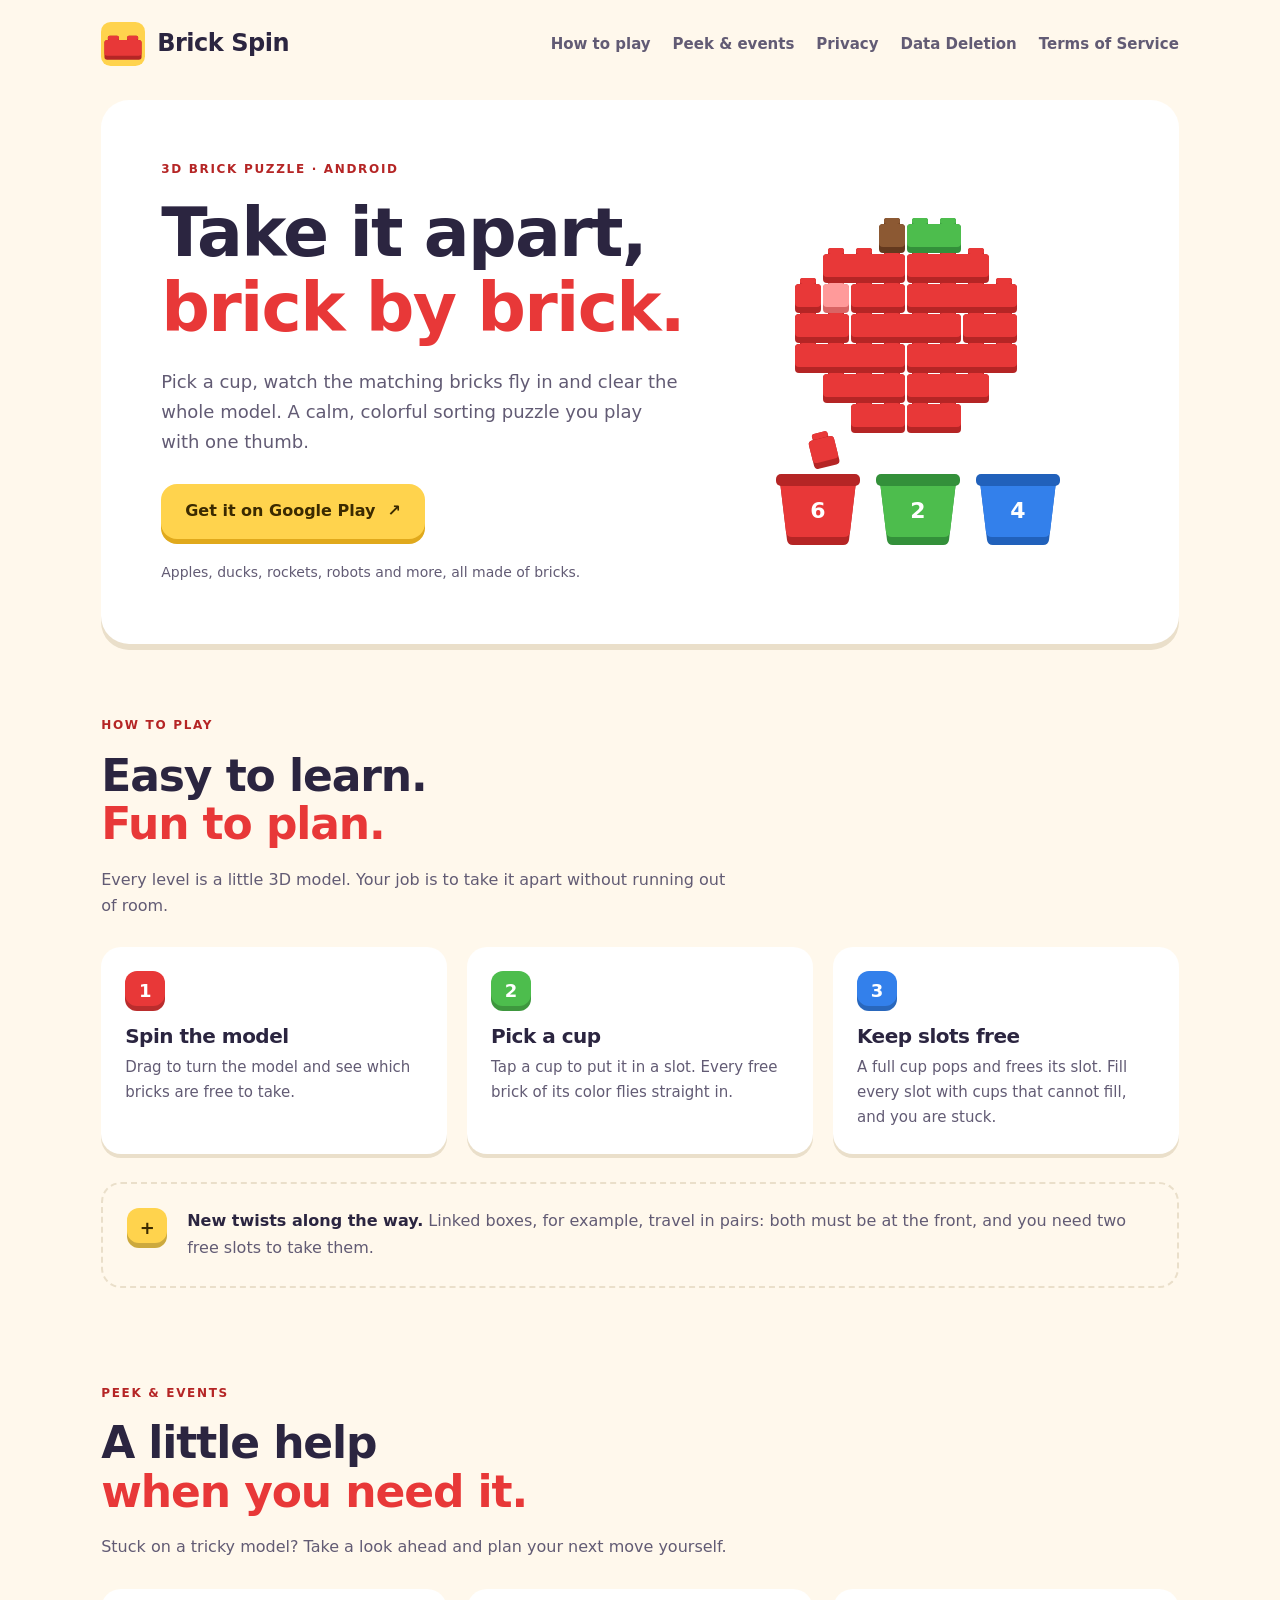
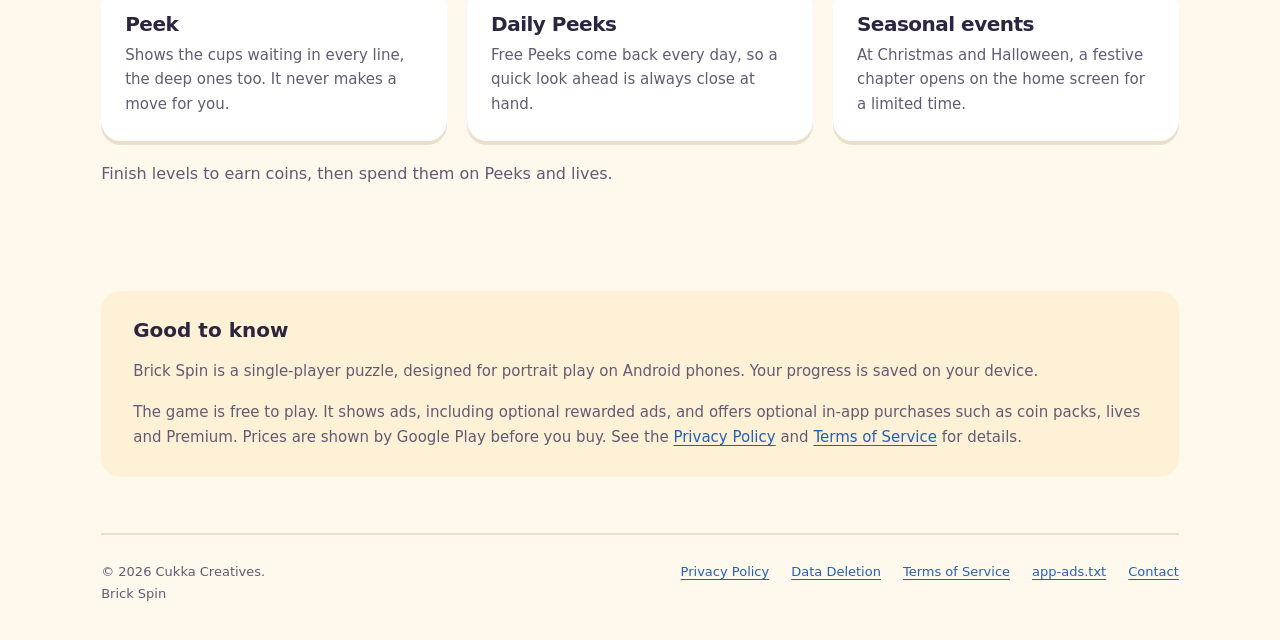
<file: index.html>
<!doctype html>
<html lang="en">
<head>
  <meta charset="utf-8" />
  <meta name="viewport" content="width=device-width, initial-scale=1" />
  <meta name="description" content="Brick Spin: 3D Color Sort is a colorful 3D puzzle for Android. Pick the right cups, sort the bricks by color and take fun brick models apart, piece by piece." />
  <meta name="theme-color" content="#fff8ec" />
  <title>Brick Spin: 3D Color Sort — Take It Apart, Brick by Brick</title>
  <link rel="icon" href="./brick.svg" type="image/svg+xml" />
  <link rel="stylesheet" href="./styles.css" />
</head>
<body>
  <a class="skip-link" href="#main">Skip to content</a>
  <header class="site-header">
    <a class="brand" href="./" aria-label="Brick Spin home">
      <img src="./brick.svg" alt="" width="44" height="44" />
      <span>Brick Spin</span>
    </a>
    <nav aria-label="Main navigation">
      <a href="#how-to-play">How to play</a>
      <a href="#boosts">Peek &amp; events</a>
      <a href="./privacy-policy.html">Privacy</a>
      <a href="./data-deletion.html">Data Deletion</a>
      <a href="./terms-of-service.html">Terms of Service</a>
    </nav>
  </header>
  <main id="main">
    <section class="hero" aria-labelledby="hero-title">
      <div>
        <p class="eyebrow">3D brick puzzle · Android</p>
        <h1 id="hero-title">Take it apart,<br /><span>brick by brick.</span></h1>
        <p class="lede">Pick a cup, watch the matching bricks fly in and clear the whole model.
          A calm, colorful sorting puzzle you play with one thumb.</p>
        <a class="button" href="https://play.google.com/store/apps/details?id=com.cukkacreatives.brick.sort.puzzle">Get it on Google Play <span aria-hidden="true">↗</span></a>
        <p class="hero-note">Apples, ducks, rockets, robots and more, all made of bricks.</p>
      </div>
      <div class="hero-art">
        <img src="./bricks.svg" width="320" height="364" alt="An apple built from red bricks above three colored cups" />
      </div>
    </section>

    <section class="steps" id="how-to-play" aria-labelledby="steps-title">
      <div class="section-heading">
        <p class="eyebrow">How to play</p>
        <h2 id="steps-title">Easy to learn.<br /><span>Fun to plan.</span></h2>
        <p>Every level is a little 3D model. Your job is to take it apart without running out of room.</p>
      </div>
      <div class="card-grid">
        <article>
          <span class="badge red" aria-hidden="true">1</span>
          <h3>Spin the model</h3>
          <p>Drag to turn the model and see which bricks are free to take.</p>
        </article>
        <article>
          <span class="badge green" aria-hidden="true">2</span>
          <h3>Pick a cup</h3>
          <p>Tap a cup to put it in a slot. Every free brick of its color flies straight in.</p>
        </article>
        <article>
          <span class="badge blue" aria-hidden="true">3</span>
          <h3>Keep slots free</h3>
          <p>A full cup pops and frees its slot. Fill every slot with cups that cannot fill, and you are stuck.</p>
        </article>
      </div>
      <div class="twist">
        <span class="badge yellow" aria-hidden="true">+</span>
        <p><strong>New twists along the way.</strong> Linked boxes, for example, travel in pairs:
          both must be at the front, and you need two free slots to take them.</p>
      </div>
    </section>

    <section class="boosts" id="boosts" aria-labelledby="boosts-title">
      <div class="section-heading">
        <p class="eyebrow">Peek &amp; events</p>
        <h2 id="boosts-title">A little help<br /><span>when you need it.</span></h2>
        <p>Stuck on a tricky model? Take a look ahead and plan your next move yourself.</p>
      </div>
      <div class="card-grid">
        <article>
          <h3>Peek</h3>
          <p>Shows the cups waiting in every line, the deep ones too. It never makes a move for you.</p>
        </article>
        <article>
          <h3>Daily Peeks</h3>
          <p>Free Peeks come back every day, so a quick look ahead is always close at hand.</p>
        </article>
        <article>
          <h3>Seasonal events</h3>
          <p>At Christmas and Halloween, a festive chapter opens on the home screen for a limited time.</p>
        </article>
      </div>
      <p class="coins">Finish levels to earn coins, then spend them on Peeks and lives.</p>
    </section>

    <aside class="notice" aria-labelledby="player-info-title">
      <h2 id="player-info-title">Good to know</h2>
      <p>Brick Spin is a single-player puzzle, designed for portrait play on Android phones.
        Your progress is saved on your device.</p>
      <p>The game is free to play. It shows ads, including optional rewarded ads, and offers
        optional in-app purchases such as coin packs, lives and Premium. Prices are shown by
        Google Play before you buy. See the <a href="./privacy-policy.html">Privacy Policy</a>
        and <a href="./terms-of-service.html">Terms of Service</a> for details.</p>
    </aside>
  </main>
  <footer>
    <p>© 2026 Cukka Creatives.<br />Brick Spin</p>
    <div>
      <a href="./privacy-policy.html">Privacy Policy</a>
      <a href="./data-deletion.html">Data Deletion</a>
      <a href="./terms-of-service.html">Terms of Service</a>
      <a href="./app-ads.txt">app-ads.txt</a>
      <a href="mailto:cukkacreatives@gmail.com">Contact</a>
    </div>
  </footer>
</body>
</html>
</file>
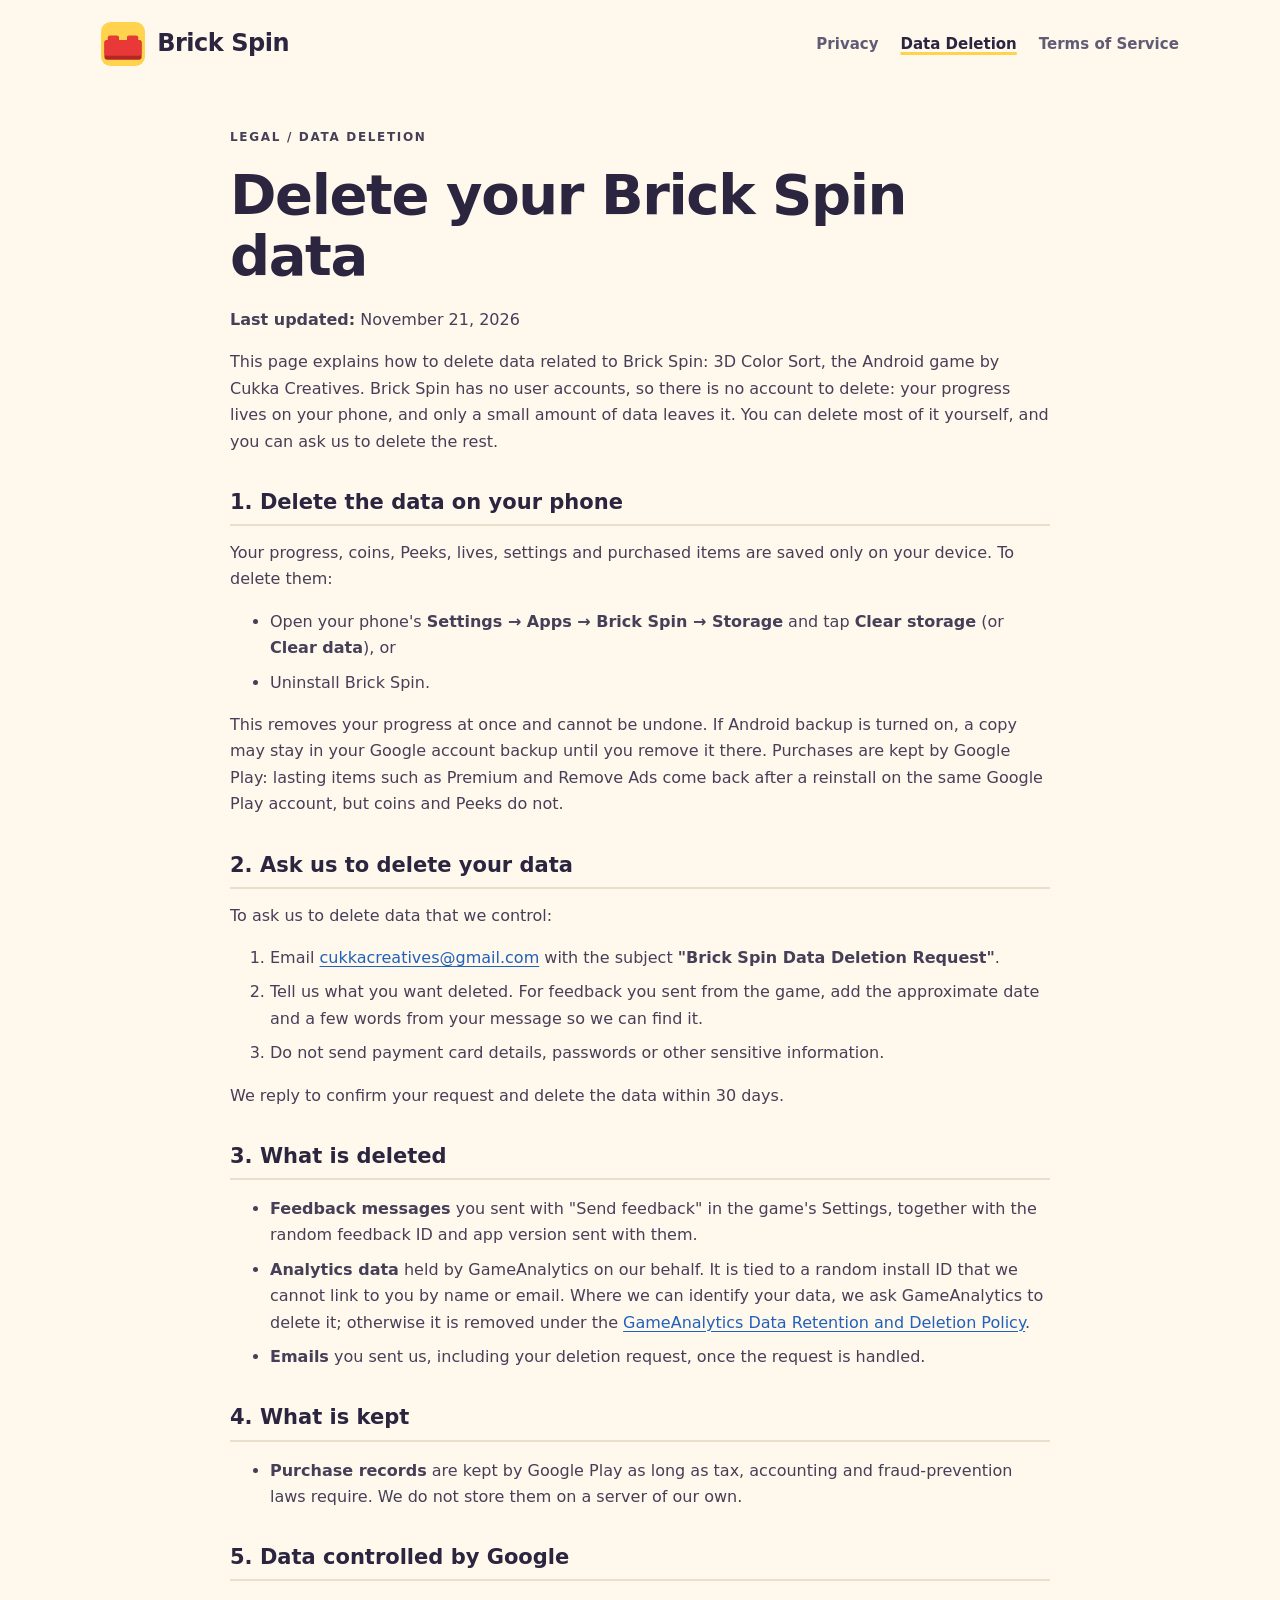
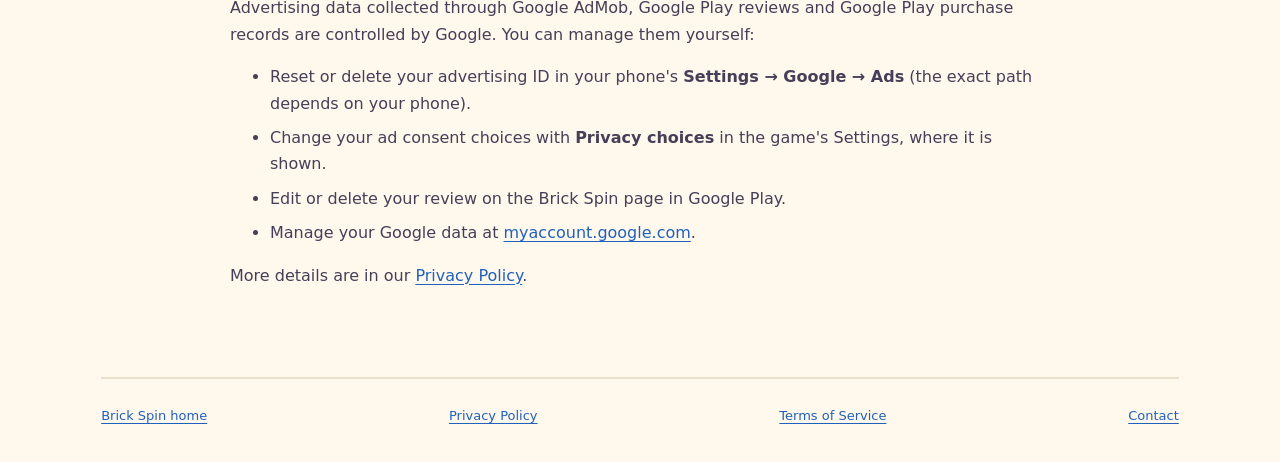
<file: data-deletion.html>
<!doctype html>
<html lang="en">
<head>
  <meta charset="utf-8" />
  <meta name="viewport" content="width=device-width, initial-scale=1" />
  <meta name="description" content="How to delete your Brick Spin data or request its deletion." />
  <title>Brick Spin — Data Deletion</title>
  <link rel="icon" href="./brick.svg" type="image/svg+xml" />
  <link rel="stylesheet" href="./styles.css" />
</head>
<body>
  <a class="skip-link" href="#main">Skip to content</a>
  <header class="site-header">
    <a class="brand" href="./" aria-label="Brick Spin home">
      <img src="./brick.svg" alt="" width="44" height="44" />
      <span>Brick Spin</span>
    </a>
    <nav aria-label="Legal">
      <a href="./privacy-policy.html">Privacy</a>
      <a aria-current="page" href="./data-deletion.html">Data Deletion</a>
      <a href="./terms-of-service.html">Terms of Service</a>
    </nav>
  </header>

  <main class="legal" id="main">
    <p class="eyebrow">LEGAL / DATA DELETION</p>
    <h1>Delete your Brick Spin data</h1>
    <p><strong>Last updated:</strong> November 21, 2026</p>

    <p>
      This page explains how to delete data related to Brick Spin: 3D Color Sort,
      the Android game by Cukka Creatives. Brick Spin has no user accounts, so
      there is no account to delete: your progress lives on your phone, and only a
      small amount of data leaves it. You can delete most of it yourself, and you
      can ask us to delete the rest.
    </p>

    <h2>1. Delete the data on your phone</h2>
    <p>
      Your progress, coins, Peeks, lives, settings and purchased items are saved
      only on your device. To delete them:
    </p>
    <ul>
      <li>Open your phone's <strong>Settings → Apps → Brick Spin → Storage</strong> and tap <strong>Clear storage</strong> (or <strong>Clear data</strong>), or</li>
      <li>Uninstall Brick Spin.</li>
    </ul>
    <p>
      This removes your progress at once and cannot be undone. If Android backup
      is turned on, a copy may stay in your Google account backup until you
      remove it there. Purchases are kept by Google Play: lasting items such as
      Premium and Remove Ads come back after a reinstall on the same Google Play
      account, but coins and Peeks do not.
    </p>

    <h2>2. Ask us to delete your data</h2>
    <p>To ask us to delete data that we control:</p>
    <ol>
      <li>
        Email
        <a href="mailto:cukkacreatives@gmail.com?subject=Brick%20Spin%20Data%20Deletion%20Request">cukkacreatives@gmail.com</a>
        with the subject <strong>"Brick Spin Data Deletion Request"</strong>.
      </li>
      <li>
        Tell us what you want deleted. For feedback you sent from the game, add
        the approximate date and a few words from your message so we can find it.
      </li>
      <li>
        Do not send payment card details, passwords or other sensitive
        information.
      </li>
    </ol>
    <p>
      We reply to confirm your request and delete the data within 30 days.
    </p>

    <h2>3. What is deleted</h2>
    <ul>
      <li>
        <strong>Feedback messages</strong> you sent with "Send feedback" in the
        game's Settings, together with the random feedback ID and app version
        sent with them.
      </li>
      <li>
        <strong>Analytics data</strong> held by GameAnalytics on our behalf. It is
        tied to a random install ID that we cannot link to you by name or email.
        Where we can identify your data, we ask GameAnalytics to delete it;
        otherwise it is removed under the
        <a href="https://www.gameanalytics.com/trust/data-retention-and-deletion-policy" target="_blank" rel="noopener">GameAnalytics Data Retention and Deletion Policy</a>.
      </li>
      <li>
        <strong>Emails</strong> you sent us, including your deletion request,
        once the request is handled.
      </li>
    </ul>

    <h2>4. What is kept</h2>
    <ul>
      <li>
        <strong>Purchase records</strong> are kept by Google Play as long as tax,
        accounting and fraud-prevention laws require. We do not store them on a
        server of our own.
      </li>
    </ul>

    <h2>5. Data controlled by Google</h2>
    <p>
      Advertising data collected through Google AdMob, Google Play reviews and
      Google Play purchase records are controlled by Google. You can manage them
      yourself:
    </p>
    <ul>
      <li>Reset or delete your advertising ID in your phone's <strong>Settings → Google → Ads</strong> (the exact path depends on your phone).</li>
      <li>Change your ad consent choices with <strong>Privacy choices</strong> in the game's Settings, where it is shown.</li>
      <li>Edit or delete your review on the Brick Spin page in Google Play.</li>
      <li>Manage your Google data at <a href="https://myaccount.google.com/data-and-privacy" target="_blank" rel="noopener">myaccount.google.com</a>.</li>
    </ul>

    <p>
      More details are in our <a href="./privacy-policy.html">Privacy Policy</a>.
    </p>
  </main>

  <footer>
    <a href="./">Brick Spin home</a>
    <a href="./privacy-policy.html">Privacy Policy</a>
    <a href="./terms-of-service.html">Terms of Service</a>
    <a href="mailto:cukkacreatives@gmail.com">Contact</a>
  </footer>
</body>
</html>
</file>
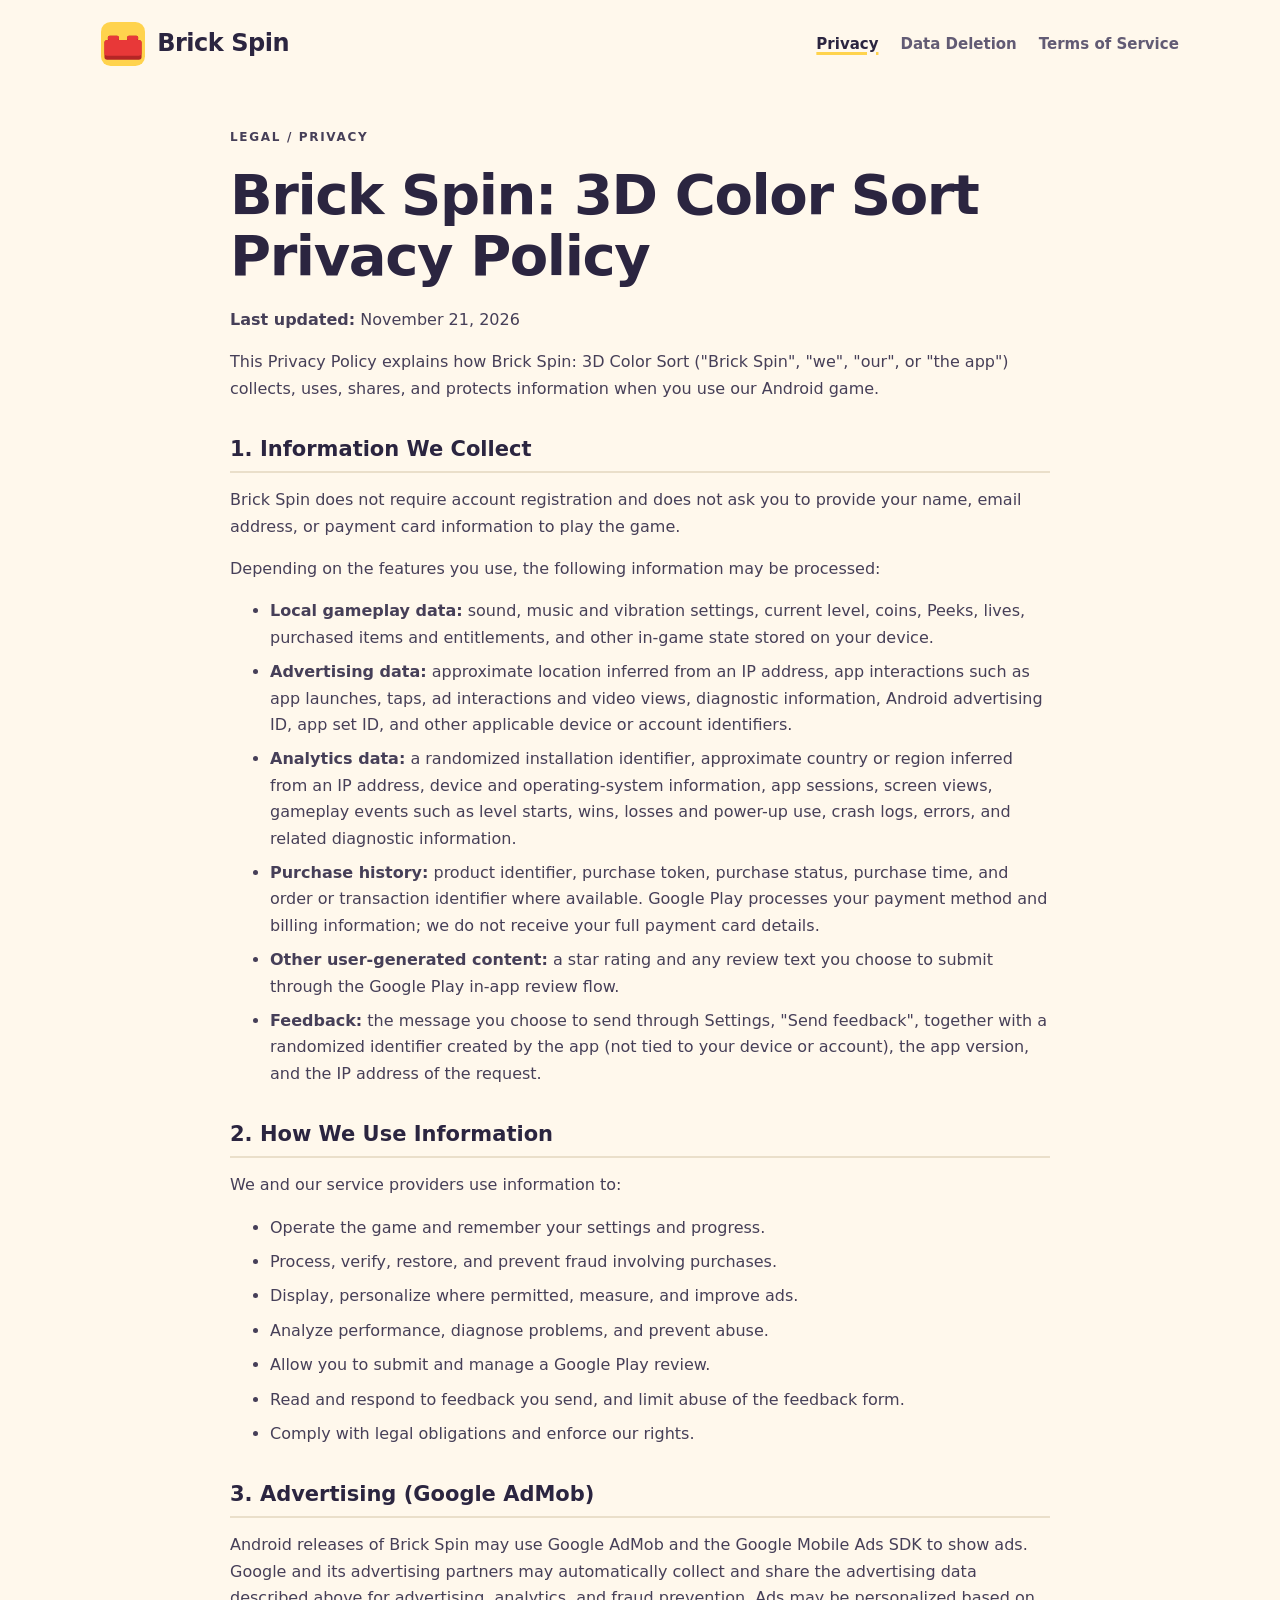
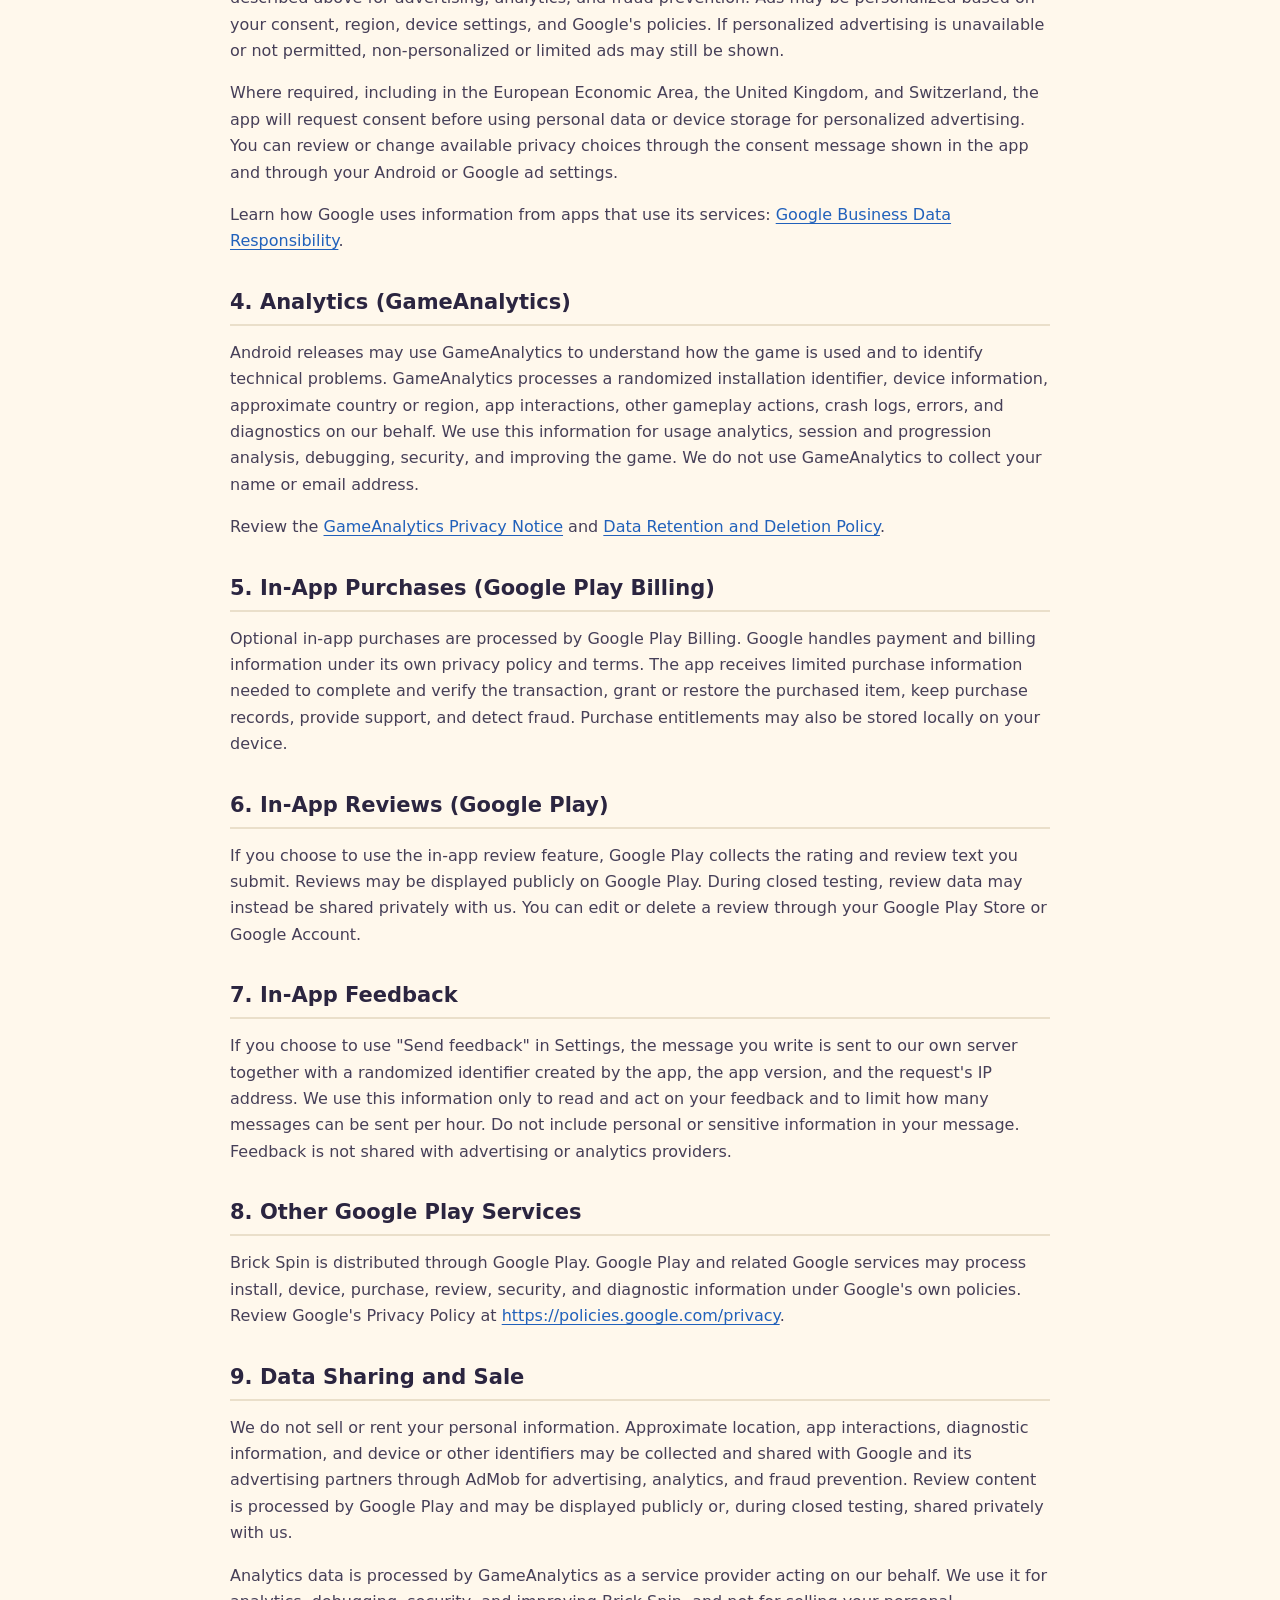
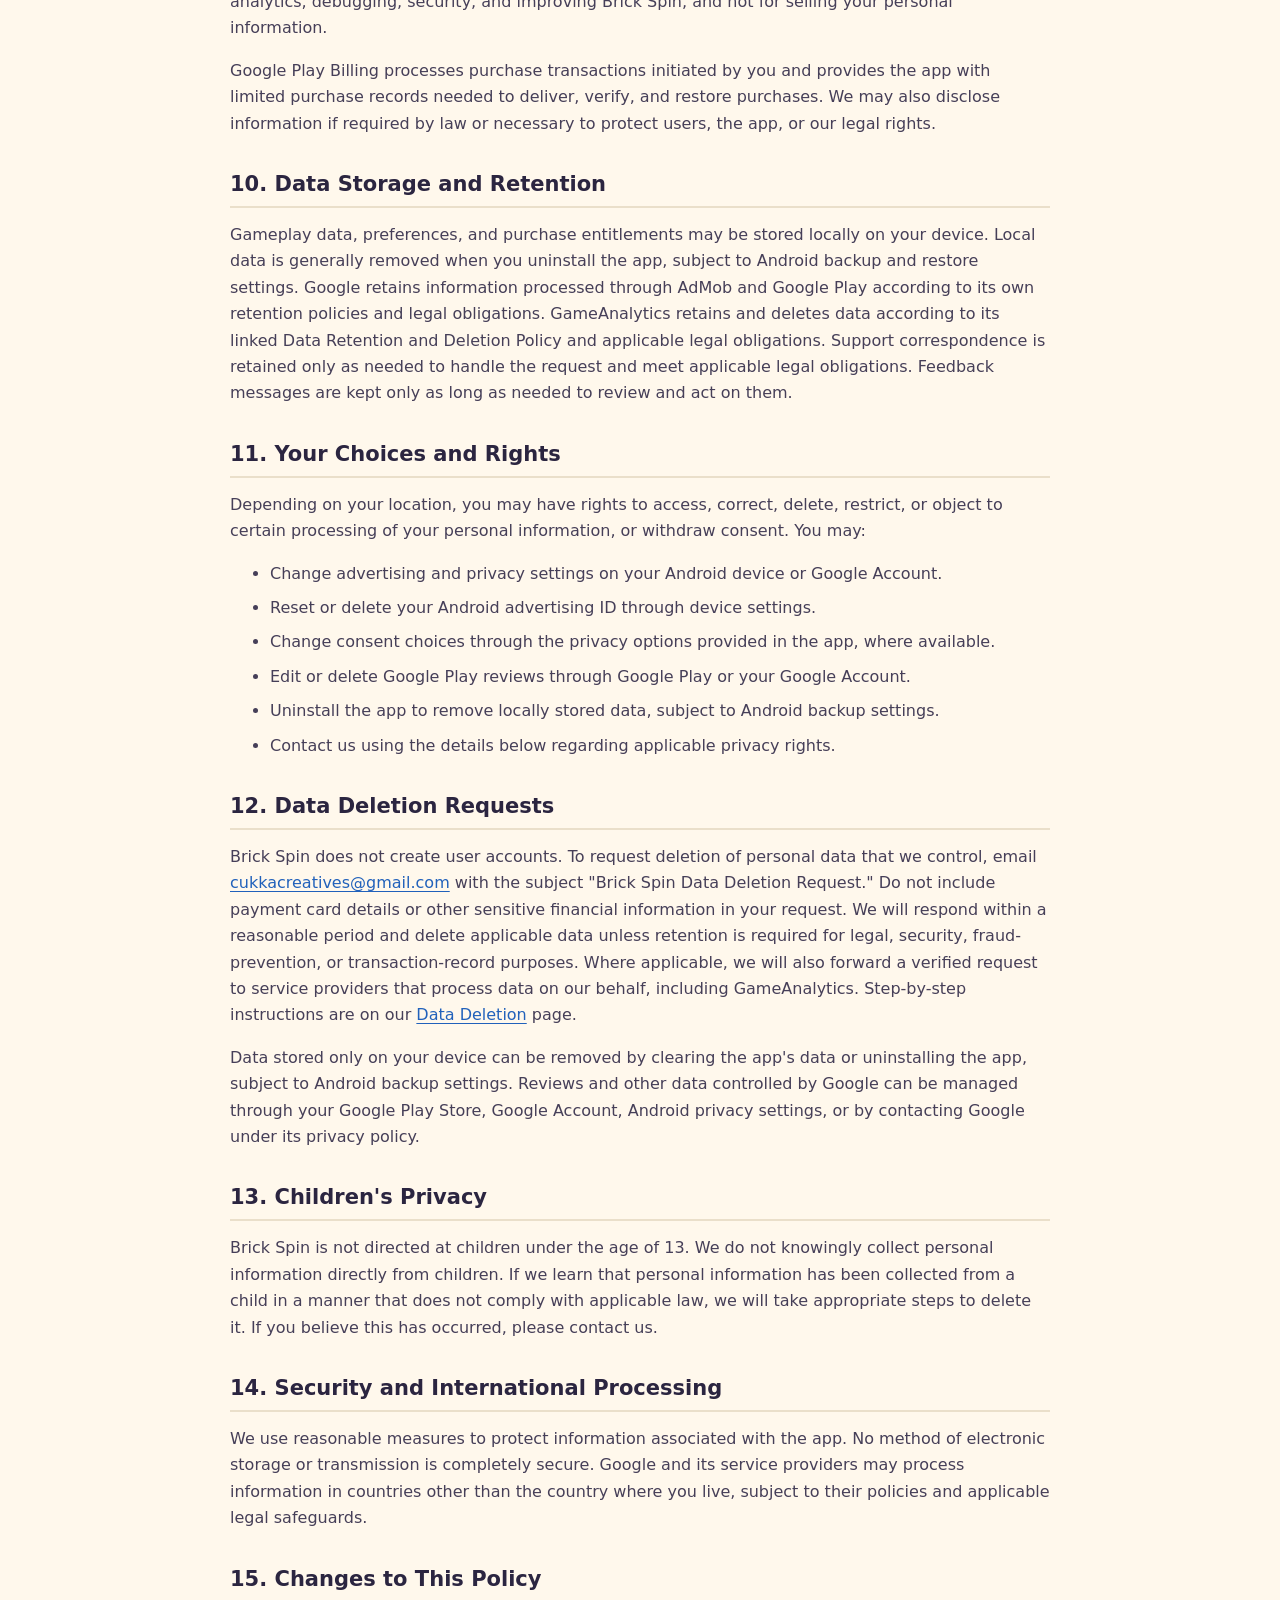
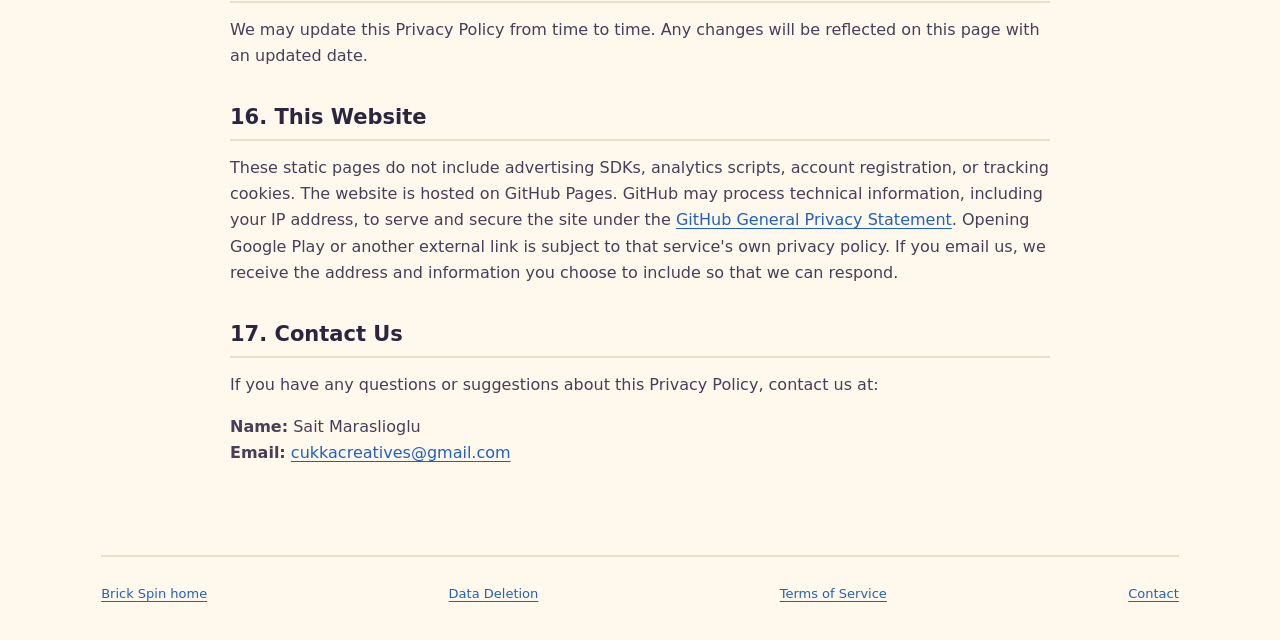
<file: privacy-policy.html>
<!doctype html>
<html lang="en">
<head>
  <meta charset="utf-8" />
  <meta name="viewport" content="width=device-width, initial-scale=1" />
  <meta name="description" content="Brick Spin privacy policy." />
  <title>Brick Spin — Privacy Policy</title>
  <link rel="icon" href="./brick.svg" type="image/svg+xml" />
  <link rel="stylesheet" href="./styles.css" />
</head>

<body>
  <a class="skip-link" href="#main">Skip to content</a>
  <header class="site-header">
    <a class="brand" href="./" aria-label="Brick Spin home">
      <img src="./brick.svg" alt="" width="44" height="44" />
      <span>Brick Spin</span>
    </a>
    <nav aria-label="Legal">
      <a aria-current="page" href="./privacy-policy.html">Privacy</a>
      <a href="./data-deletion.html">Data Deletion</a>
      <a href="./terms-of-service.html">Terms of Service</a>
    </nav>
  </header>

  <main class="legal" id="main">
  <p class="eyebrow">LEGAL / PRIVACY</p>
  <h1>Brick Spin: 3D Color Sort Privacy Policy</h1>
  <p><strong>Last updated:</strong> November 21, 2026</p>

  <p>
    This Privacy Policy explains how Brick Spin: 3D Color Sort ("Brick Spin", "we", "our", or "the app")
    collects, uses, shares, and protects information when you use our Android
    game.
  </p>

  <h2>1. Information We Collect</h2>
  <p>
    Brick Spin does not require account registration and does not ask you to
    provide your name, email address, or payment card information to play the
    game.
  </p>
  <p>
    Depending on the features you use, the following information may be
    processed:
  </p>
  <ul>
    <li>
      <strong>Local gameplay data:</strong> sound, music and vibration
      settings, current level, coins, Peeks, lives, purchased items and entitlements,
      and other in-game state stored on your device.
    </li>
    <li>
      <strong>Advertising data:</strong> approximate location inferred from an
      IP address, app interactions such as app launches, taps, ad interactions
      and video views, diagnostic information, Android advertising ID, app set
      ID, and other applicable device or account identifiers.
    </li>
    <li>
      <strong>Analytics data:</strong> a randomized installation identifier,
      approximate country or region inferred from an IP address, device and
      operating-system information, app sessions, screen views, gameplay events
      such as level starts, wins, losses and power-up use, crash logs, errors, and related
      diagnostic information.
    </li>
    <li>
      <strong>Purchase history:</strong> product identifier, purchase token,
      purchase status, purchase time, and order or transaction identifier where
      available. Google Play processes your payment method and billing
      information; we do not receive your full payment card details.
    </li>
    <li>
      <strong>Other user-generated content:</strong> a star rating and any
      review text you choose to submit through the Google Play in-app review
      flow.
    </li>
    <li>
      <strong>Feedback:</strong> the message you choose to send through
      Settings, "Send feedback", together with a randomized identifier created
      by the app (not tied to your device or account), the app version, and the
      IP address of the request.
    </li>
  </ul>

  <h2>2. How We Use Information</h2>
  <p>We and our service providers use information to:</p>
  <ul>
    <li>Operate the game and remember your settings and progress.</li>
    <li>Process, verify, restore, and prevent fraud involving purchases.</li>
    <li>Display, personalize where permitted, measure, and improve ads.</li>
    <li>Analyze performance, diagnose problems, and prevent abuse.</li>
    <li>Allow you to submit and manage a Google Play review.</li>
    <li>Read and respond to feedback you send, and limit abuse of the feedback form.</li>
    <li>Comply with legal obligations and enforce our rights.</li>
  </ul>

  <h2>3. Advertising (Google AdMob)</h2>
  <p>
    Android releases of Brick Spin may use Google AdMob and the Google Mobile Ads SDK to show ads.
    Google and its advertising partners may automatically collect and share the
    advertising data described above for advertising, analytics, and fraud
    prevention. Ads may be personalized based on your consent, region, device
    settings, and Google's policies. If personalized advertising is unavailable
    or not permitted, non-personalized or limited ads may still be shown.
  </p>
  <p>
    Where required, including in the European Economic Area, the United Kingdom,
    and Switzerland, the app will request consent before using personal data or
    device storage for personalized advertising. You can review or change
    available privacy choices through the consent message shown in the app and
    through your Android or Google ad settings.
  </p>
  <p>
    Learn how Google uses information from apps that use its services:
    <a href="https://business.safety.google/privacy/" target="_blank" rel="noopener">Google Business Data Responsibility</a>.
  </p>

  <h2>4. Analytics (GameAnalytics)</h2>
  <p>
    Android releases may use GameAnalytics to understand how the game is used and to
    identify technical problems. GameAnalytics processes a randomized
    installation identifier, device information, approximate country or region,
    app interactions, other gameplay actions, crash logs, errors, and
    diagnostics on our behalf. We use this information for usage analytics,
    session and progression analysis, debugging, security, and improving the
    game. We do not use GameAnalytics to collect your name or email address.
  </p>
  <p>
    Review the
    <a href="https://www.gameanalytics.com/trust/privacy-notice" target="_blank" rel="noopener">GameAnalytics Privacy Notice</a>
    and
    <a href="https://www.gameanalytics.com/trust/data-retention-and-deletion-policy" target="_blank" rel="noopener">Data Retention and Deletion Policy</a>.
  </p>

  <h2>5. In-App Purchases (Google Play Billing)</h2>
  <p>
    Optional in-app purchases are processed by Google Play Billing. Google
    handles payment and billing information under its own privacy policy and
    terms. The app receives limited purchase information needed to complete and
    verify the transaction, grant or restore the purchased item, keep purchase
    records, provide support, and detect fraud. Purchase entitlements may also
    be stored locally on your device.
  </p>

  <h2>6. In-App Reviews (Google Play)</h2>
  <p>
    If you choose to use the in-app review feature, Google Play collects the
    rating and review text you submit. Reviews may be displayed publicly on
    Google Play. During closed testing, review data may instead be shared
    privately with us. You can edit or delete a review through your Google Play
    Store or Google Account.
  </p>

  <h2>7. In-App Feedback</h2>
  <p>
    If you choose to use "Send feedback" in Settings, the message you write is
    sent to our own server together with a randomized identifier created by the
    app, the app version, and the request's IP address. We use this information
    only to read and act on your feedback and to limit how many messages can be
    sent per hour. Do not include personal or sensitive information in your
    message. Feedback is not shared with advertising or analytics providers.
  </p>

  <h2>8. Other Google Play Services</h2>
  <p>
    Brick Spin is distributed through Google Play. Google Play and related
    Google services may process install, device, purchase, review, security, and
    diagnostic information under Google's own policies. Review
    Google's Privacy Policy at
    <a href="https://policies.google.com/privacy" target="_blank" rel="noopener">https://policies.google.com/privacy</a>.
  </p>

  <h2>9. Data Sharing and Sale</h2>
  <p>
    We do not sell or rent your personal information. Approximate location, app
    interactions, diagnostic information, and device or other identifiers may
    be collected and shared with Google and its advertising partners through
    AdMob for advertising, analytics, and fraud prevention. Review content is
    processed by Google Play and may be displayed publicly or, during closed
    testing, shared privately with us.
  </p>
  <p>
    Analytics data is processed by GameAnalytics as a service provider acting
    on our behalf. We use it for analytics, debugging, security, and improving
    Brick Spin, and not for selling your personal information.
  </p>
  <p>
    Google Play Billing processes purchase transactions initiated by you and
    provides the app with limited purchase records needed to deliver, verify,
    and restore purchases. We may also disclose information if required by law
    or necessary to protect users, the app, or our legal rights.
  </p>

  <h2>10. Data Storage and Retention</h2>
  <p>
    Gameplay data, preferences, and purchase entitlements may be stored locally
    on your device. Local data is generally removed when you uninstall the app,
    subject to Android backup and restore settings. Google retains information
    processed through AdMob and Google Play according to its own retention
    policies and legal obligations. GameAnalytics retains and deletes data
    according to its linked Data Retention and Deletion Policy and applicable
    legal obligations. Support correspondence is retained only as needed to
    handle the request and meet applicable legal obligations. Feedback messages
    are kept only as long as needed to review and act on them.
  </p>

  <h2>11. Your Choices and Rights</h2>
  <p>
    Depending on your location, you may have rights to access, correct, delete,
    restrict, or object to certain processing of your personal information, or
    withdraw consent. You may:
  </p>
  <ul>
    <li>Change advertising and privacy settings on your Android device or Google Account.</li>
    <li>Reset or delete your Android advertising ID through device settings.</li>
    <li>Change consent choices through the privacy options provided in the app, where available.</li>
    <li>Edit or delete Google Play reviews through Google Play or your Google Account.</li>
    <li>Uninstall the app to remove locally stored data, subject to Android backup settings.</li>
    <li>Contact us using the details below regarding applicable privacy rights.</li>
  </ul>

  <h2 id="data-deletion">12. Data Deletion Requests</h2>
  <p>
    Brick Spin does not create user accounts. To request deletion of
    personal data that we control, email
    <a href="mailto:cukkacreatives@gmail.com?subject=Brick%20Spin%20Data%20Deletion%20Request">cukkacreatives@gmail.com</a>
    with the subject "Brick Spin Data Deletion Request." Do not include
    payment card details or other sensitive financial information in your
    request. We will respond within a reasonable period and delete applicable
    data unless retention is required for legal, security, fraud-prevention, or
    transaction-record purposes. Where applicable, we will also forward a
    verified request to service providers that process data on our behalf,
    including GameAnalytics. Step-by-step instructions are on our
    <a href="./data-deletion.html">Data Deletion</a> page.
  </p>
  <p>
    Data stored only on your device can be removed by clearing the app's data or
    uninstalling the app, subject to Android backup settings. Reviews and other
    data controlled by Google can be managed through your Google Play Store,
    Google Account, Android privacy settings, or by contacting Google under its
    privacy policy.
  </p>

  <h2>13. Children's Privacy</h2>
  <p>
    Brick Spin is not directed at children under the age of 13. We do not
    knowingly collect personal information directly from children. If we learn
    that personal information has been collected from a child in a manner that
    does not comply with applicable law, we will take appropriate steps to
    delete it. If you believe this has occurred, please contact us.
  </p>

  <h2>14. Security and International Processing</h2>
  <p>
    We use reasonable measures to protect information associated with the app.
    No method of electronic storage or transmission is completely secure.
    Google and its service providers may process information in countries other
    than the country where you live, subject to their policies and applicable
    legal safeguards.
  </p>

  <h2>15. Changes to This Policy</h2>
  <p>
    We may update this Privacy Policy from time to time. Any changes will be
    reflected on this page with an updated date.
  </p>

  <h2>16. This Website</h2>
  <p>
    These static pages do not include advertising SDKs, analytics scripts,
    account registration, or tracking cookies. The website is hosted on GitHub
    Pages. GitHub may process technical information, including your IP address,
    to serve and secure the site under the
    <a href="https://docs.github.com/en/site-policy/privacy-policies/github-general-privacy-statement">GitHub General Privacy Statement</a>.
    Opening Google Play or another external link is subject to that service's
    own privacy policy. If you email us, we receive the address and information
    you choose to include so that we can respond.
  </p>

  <h2>17. Contact Us</h2>
  <p>
    If you have any questions or suggestions about this Privacy Policy, contact
    us at:
  </p>
  <p>
    <strong>Name:</strong> Sait Maraslioglu<br />
    <strong>Email:</strong> <a href="mailto:cukkacreatives@gmail.com">cukkacreatives@gmail.com</a>
  </p>
  </main>

  <footer>
    <a href="./">Brick Spin home</a>
    <a href="./data-deletion.html">Data Deletion</a>
    <a href="./terms-of-service.html">Terms of Service</a>
    <a href="mailto:cukkacreatives@gmail.com">Contact</a>
  </footer>
</body>
</html>
</file>
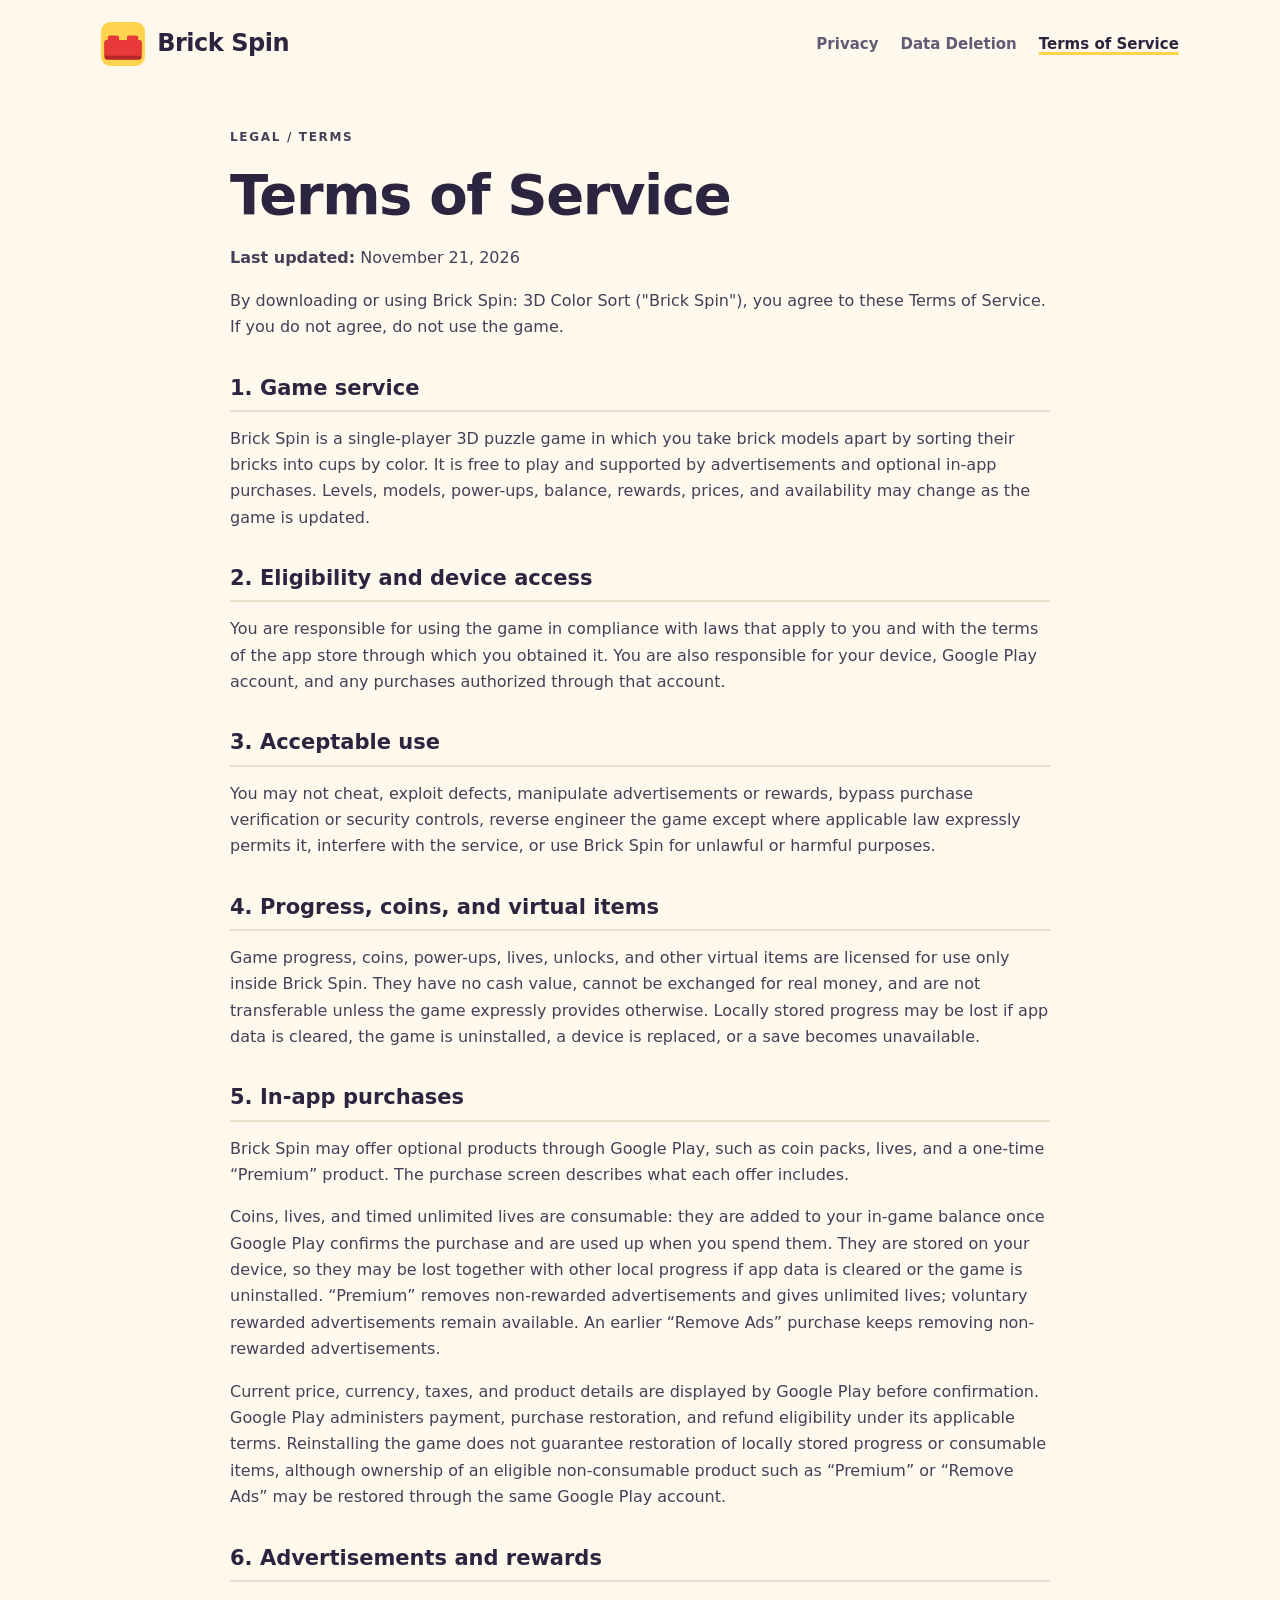
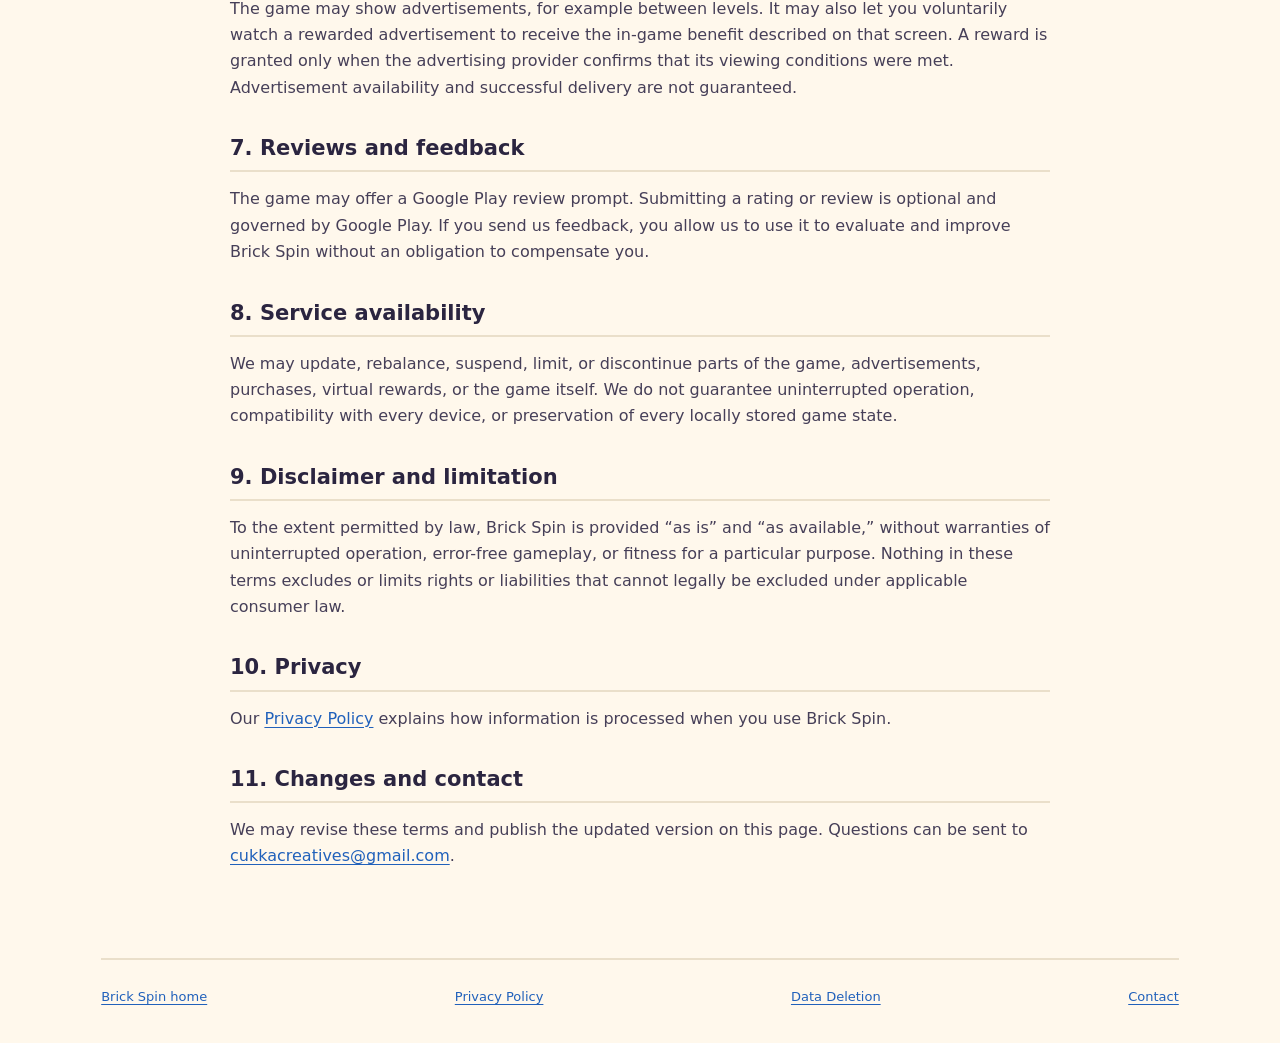
<file: terms-of-service.html>
<!doctype html>
<html lang="en">
<head>
  <meta charset="utf-8" />
  <meta name="viewport" content="width=device-width, initial-scale=1" />
  <meta name="description" content="Brick Spin terms of service." />
  <title>Brick Spin — Terms of Service</title>
  <link rel="icon" href="./brick.svg" type="image/svg+xml" />
  <link rel="stylesheet" href="./styles.css" />
</head>
<body>
  <a class="skip-link" href="#main">Skip to content</a>
  <header class="site-header">
    <a class="brand" href="./" aria-label="Brick Spin home">
      <img src="./brick.svg" alt="" width="44" height="44" />
      <span>Brick Spin</span>
    </a>
    <nav aria-label="Legal">
      <a href="./privacy-policy.html">Privacy</a>
      <a href="./data-deletion.html">Data Deletion</a>
      <a aria-current="page" href="./terms-of-service.html">Terms of Service</a>
    </nav>
  </header>

  <main class="legal" id="main">
    <p class="eyebrow">LEGAL / TERMS</p>
    <h1>Terms of Service</h1>
    <p><strong>Last updated:</strong> November 21, 2026</p>

    <p>
      By downloading or using Brick Spin: 3D Color Sort ("Brick Spin"), you agree to these Terms of Service.
      If you do not agree, do not use the game.
    </p>

    <h2>1. Game service</h2>
    <p>
      Brick Spin is a single-player 3D puzzle game in which you take brick
      models apart by sorting their bricks into cups by color. It is free to
      play and supported by advertisements and optional in-app purchases.
      Levels, models, power-ups, balance, rewards, prices, and availability may
      change as the game is updated.
    </p>

    <h2>2. Eligibility and device access</h2>
    <p>
      You are responsible for using the game in compliance with laws that apply
      to you and with the terms of the app store through which you obtained it.
      You are also responsible for your device, Google Play account, and any
      purchases authorized through that account.
    </p>

    <h2>3. Acceptable use</h2>
    <p>
      You may not cheat, exploit defects, manipulate advertisements or rewards,
      bypass purchase verification or security controls, reverse engineer the
      game except where applicable law expressly permits it, interfere with the
      service, or use Brick Spin for unlawful or harmful purposes.
    </p>

    <h2>4. Progress, coins, and virtual items</h2>
    <p>
      Game progress, coins, power-ups, lives, unlocks, and other virtual items are licensed for use
      only inside Brick Spin. They have no cash value, cannot be exchanged
      for real money, and are not transferable unless the game expressly
      provides otherwise. Locally stored progress may be lost if app data is
      cleared, the game is uninstalled, a device is replaced, or a save becomes
      unavailable.
    </p>

    <h2>5. In-app purchases</h2>
    <p>
      Brick Spin may offer optional products through Google Play, such as coin
      packs, lives, and a one-time “Premium” product.
      The purchase screen describes what each offer includes.
    </p>
    <p>
      Coins, lives, and timed unlimited lives are consumable: they are added to your in-game balance
      once Google Play confirms the purchase and are used up when you spend
      them. They are stored on your device, so they may be lost together with
      other local progress if app data is cleared or the game is uninstalled.
      “Premium” removes non-rewarded advertisements and gives unlimited lives;
      voluntary rewarded advertisements remain available. An earlier “Remove Ads”
      purchase keeps removing non-rewarded advertisements.
    </p>
    <p>
      Current price, currency, taxes, and product details are displayed by
      Google Play before confirmation. Google Play administers payment,
      purchase restoration, and refund eligibility under its applicable terms.
      Reinstalling the game does not guarantee restoration of locally stored
      progress or consumable items, although ownership of an eligible
      non-consumable product such as “Premium” or “Remove Ads” may be restored through the
      same Google Play account.
    </p>

    <h2>6. Advertisements and rewards</h2>
    <p>
      The game may show advertisements, for example between levels. It may also let you
      voluntarily watch a rewarded advertisement to receive the in-game benefit
      described on that screen. A reward is granted only when
      the advertising provider confirms that its viewing conditions were met.
      Advertisement availability and successful delivery are not guaranteed.
    </p>

    <h2>7. Reviews and feedback</h2>
    <p>
      The game may offer a Google Play review prompt. Submitting a rating or
      review is optional and governed by Google Play. If you send us feedback,
      you allow us to use it to evaluate and improve Brick Spin without an
      obligation to compensate you.
    </p>

    <h2>8. Service availability</h2>
    <p>
      We may update, rebalance, suspend, limit, or discontinue parts of the game,
      advertisements, purchases, virtual rewards, or the game itself. We do not
      guarantee uninterrupted operation, compatibility with every device, or
      preservation of every locally stored game state.
    </p>

    <h2>9. Disclaimer and limitation</h2>
    <p>
      To the extent permitted by law, Brick Spin is provided “as is” and “as
      available,” without warranties of uninterrupted operation, error-free
      gameplay, or fitness for a particular purpose. Nothing in these terms
      excludes or limits rights or liabilities that cannot legally be excluded
      under applicable consumer law.
    </p>

    <h2>10. Privacy</h2>
    <p>
      Our <a href="./privacy-policy.html">Privacy Policy</a> explains how
      information is processed when you use Brick Spin.
    </p>

    <h2>11. Changes and contact</h2>
    <p>
      We may revise these terms and publish the updated version on this page.
      Questions can be sent to
      <a href="mailto:cukkacreatives@gmail.com">cukkacreatives@gmail.com</a>.
    </p>
  </main>

  <footer>
    <a href="./">Brick Spin home</a>
    <a href="./privacy-policy.html">Privacy Policy</a>
    <a href="./data-deletion.html">Data Deletion</a>
    <a href="mailto:cukkacreatives@gmail.com">Contact</a>
  </footer>
</body>
</html>
</file>
<file: styles.css>
:root {
  color-scheme: light;
  --background: #fff8ec;
  --surface: #ffffff;
  --ink: #2b2540;
  --muted: #625b74;
  --line: #eadfca;
  --red: #e83838;
  --red-dark: #b52525;
  --green: #33903a;
  --blue: #2161bb;
  --yellow: #ffd34d;
  --yellow-dark: #e0a91c;
}
* { box-sizing: border-box; }
html { background: var(--background); scroll-padding-top: 24px; }
body { max-width: 1180px; min-height: 100vh; margin: 0 auto; padding: 0 clamp(16px, 4vw, 56px); color: var(--ink); background: var(--background); font-family: "Segoe UI", system-ui, -apple-system, sans-serif; line-height: 1.65; }
a { color: var(--blue); text-underline-offset: 3px; }
a:hover { color: var(--red-dark); }
a:focus-visible { outline: 3px solid var(--blue); outline-offset: 4px; border-radius: 4px; }
.skip-link { position: absolute; top: -100px; padding: 12px; background: var(--surface); z-index: 5; }
.skip-link:focus { top: 12px; }
.site-header { display: flex; justify-content: space-between; align-items: center; gap: 24px; padding: 22px 0; }
.brand { display: inline-flex; align-items: center; gap: 12px; color: var(--ink); text-decoration: none; font-size: 24px; font-weight: 800; letter-spacing: -.02em; }
.brand img { flex-shrink: 0; }
nav, footer div { display: flex; flex-wrap: wrap; gap: 10px 22px; }
nav a { color: var(--muted); font-size: 15px; font-weight: 600; text-decoration: none; }
nav a:hover, nav a[aria-current="page"] { color: var(--ink); text-decoration: underline; text-decoration-thickness: 3px; text-decoration-color: var(--yellow); }
main { padding: 12px 0 56px; }
.hero { display: grid; grid-template-columns: minmax(0, 1.3fr) minmax(0, 1fr); align-items: center; gap: 32px; padding: clamp(28px, 5vw, 60px); border-radius: 28px; background: var(--surface); box-shadow: 0 6px 0 var(--line); }
.eyebrow { margin: 0 0 16px; color: var(--red-dark); font-size: 12px; font-weight: 800; text-transform: uppercase; letter-spacing: .14em; }
h1, h2, h3 { line-height: 1.1; letter-spacing: -.025em; }
h1 { margin: 0; font-size: clamp(40px, 6vw, 68px); font-weight: 800; }
h1 span, h2 span { color: var(--red); }
h2 { margin: 0 0 18px; font-size: clamp(30px, 4vw, 44px); font-weight: 800; }
h3 { margin: 0 0 8px; font-size: 20px; font-weight: 700; }
p { margin: 0 0 16px; }
.lede { max-width: 520px; margin: 22px 0 28px; color: var(--muted); font-size: 18px; }
.button { display: inline-flex; align-items: center; gap: 12px; padding: 14px 24px; border-radius: 16px; color: #3b2a00; background: var(--yellow); box-shadow: 0 5px 0 var(--yellow-dark); font-size: 16px; font-weight: 800; text-decoration: none; }
.button:hover { color: #3b2a00; background: #ffdc6b; }
.button:active { transform: translateY(3px); box-shadow: 0 2px 0 var(--yellow-dark); }
.hero-note { margin: 22px 0 0; color: var(--muted); font-size: 14px; }
.hero-art { display: grid; place-items: center; }
.hero-art img { width: min(100%, 320px); height: auto; }
.steps, .boosts { padding: 72px 0 24px; }
.section-heading { max-width: 640px; }
.section-heading > p:last-child { color: var(--muted); }
.card-grid { display: grid; grid-template-columns: repeat(3, minmax(0, 1fr)); gap: 20px; margin-top: 28px; }
.card-grid.four { grid-template-columns: repeat(4, minmax(0, 1fr)); }
.card-grid article { padding: 24px; border-radius: 20px; background: var(--surface); box-shadow: 0 4px 0 var(--line); }
.card-grid p { margin: 0; color: var(--muted); font-size: 15px; }
.badge { display: inline-grid; place-items: center; width: 40px; height: 40px; margin-bottom: 14px; border-radius: 12px; color: #fff; font-size: 18px; font-weight: 800; box-shadow: inset 0 -5px 0 rgb(0 0 0 / .2); }
.badge.red { background: var(--red); }
.badge.green { background: #4dbd4d; }
.badge.blue { background: #3380eb; }
.badge.yellow { background: var(--yellow); color: #3b2a00; }
.twist { display: grid; grid-template-columns: auto 1fr; gap: 20px; align-items: center; margin-top: 28px; padding: 24px; border: 2px dashed var(--line); border-radius: 20px; }
.twist p { margin: 0; color: var(--muted); }
.twist strong { color: var(--ink); }
.coins { margin-top: 20px; color: var(--muted); }
.notice { margin-top: 64px; padding: 28px 32px; border-radius: 20px; background: #fff1d6; }
.notice h2 { font-size: 20px; letter-spacing: 0; }
.notice p { color: var(--muted); font-size: 15px; }
.notice p:last-child { margin-bottom: 0; }
.legal { max-width: 820px; margin: 0 auto; padding: 40px 0 72px; overflow-wrap: anywhere; }
.legal h1 { margin-bottom: 20px; font-size: clamp(36px, 6vw, 56px); }
.legal h2 { margin: 36px 0 14px; padding-bottom: 10px; border-bottom: 2px solid var(--line); font-size: 21px; letter-spacing: 0; }
.legal p, .legal li { color: #463f58; }
.legal li + li { margin-top: 8px; }
footer { display: flex; justify-content: space-between; align-items: flex-start; gap: 28px; padding: 26px 0 36px; border-top: 2px solid var(--line); color: var(--muted); font-size: 13px; }
footer p { margin: 0; }
footer div { justify-content: flex-end; }
@media (max-width: 900px) {
  .card-grid.four { grid-template-columns: repeat(2, minmax(0, 1fr)); }
}
@media (max-width: 680px) {
  .site-header { align-items: flex-start; flex-direction: column; gap: 12px; }
  .hero { grid-template-columns: 1fr; padding: 28px 20px; text-align: center; }
  .lede { margin-inline: auto; }
  .hero-art img { width: 240px; }
  .card-grid, .card-grid.four { grid-template-columns: 1fr; }
  .steps, .boosts { padding-top: 52px; }
  .twist { grid-template-columns: 1fr; }
  .notice { margin-top: 36px; padding: 24px 20px; }
  footer { flex-direction: column; gap: 16px; }
  footer div { justify-content: flex-start; }
}
@media (prefers-reduced-motion: no-preference) {
  html { scroll-behavior: smooth; }
  .button { transition: background-color 150ms ease, transform 80ms ease; }
}
</file>
